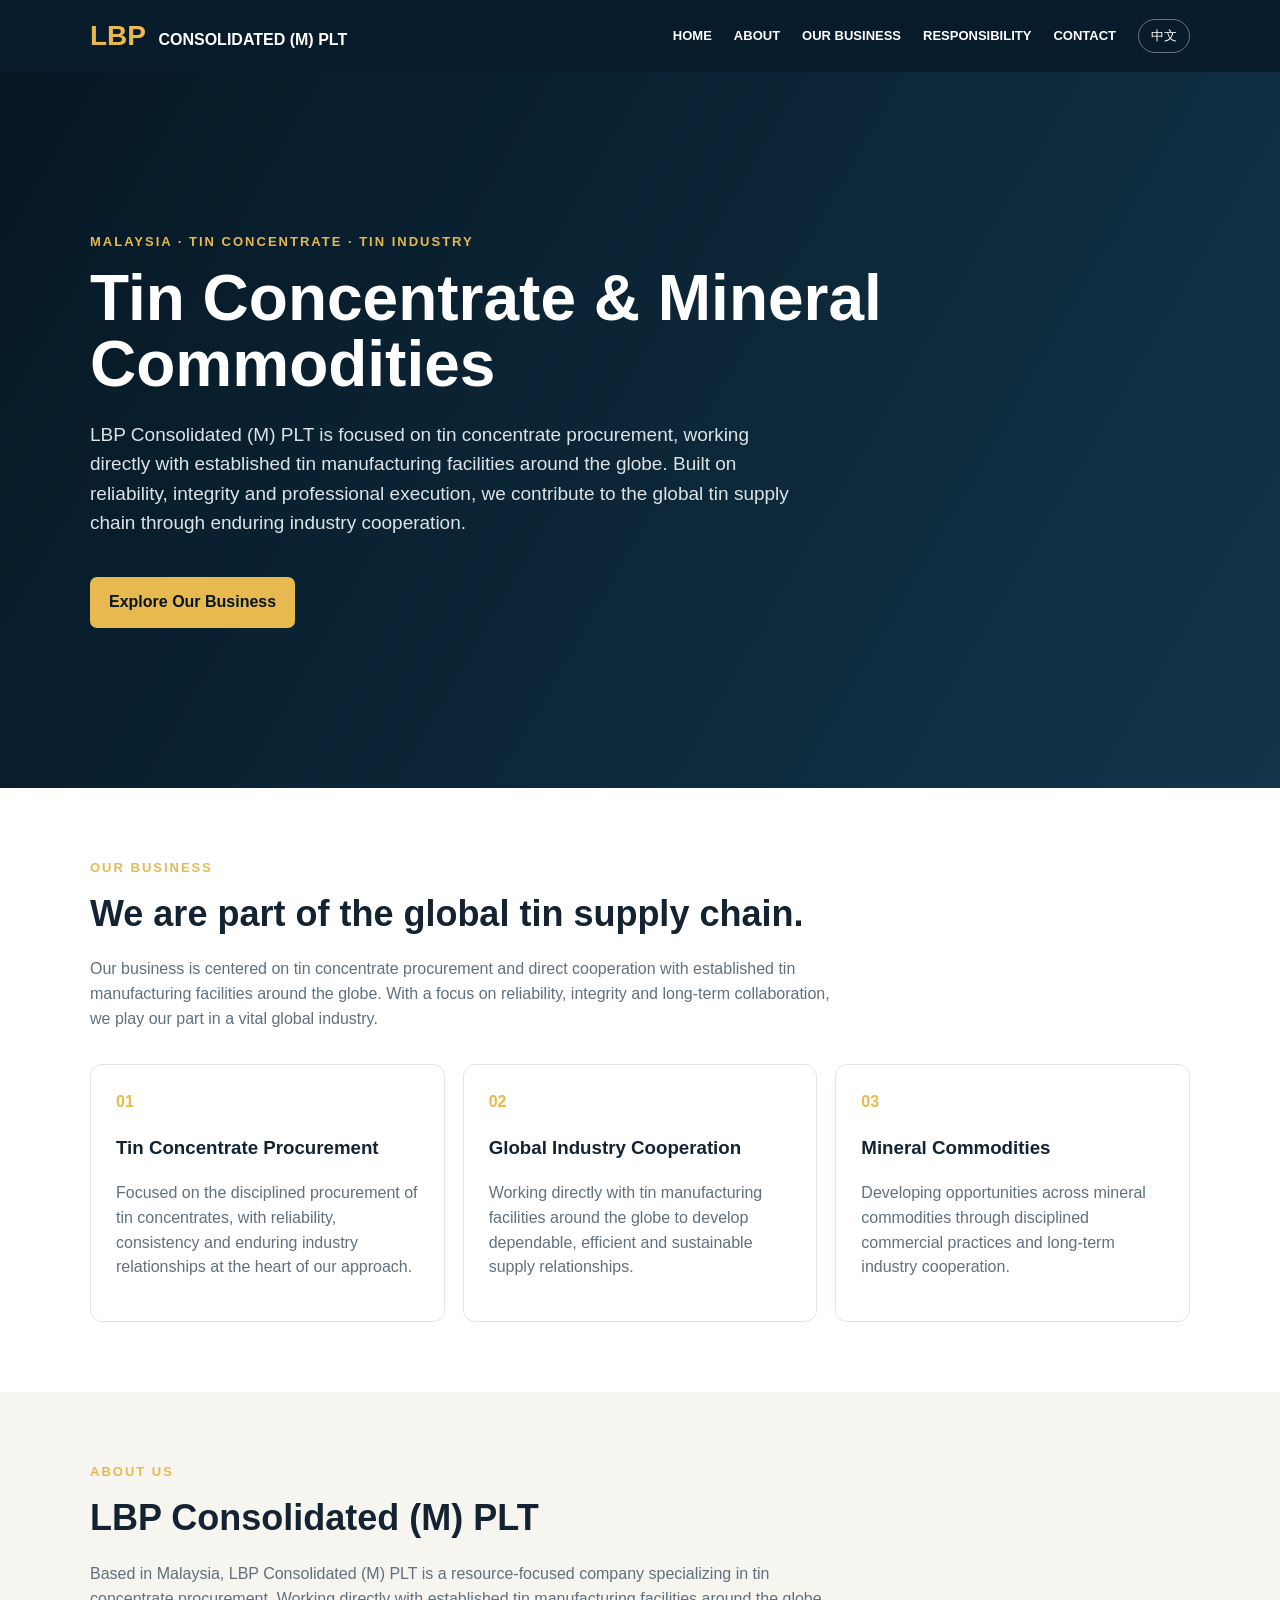
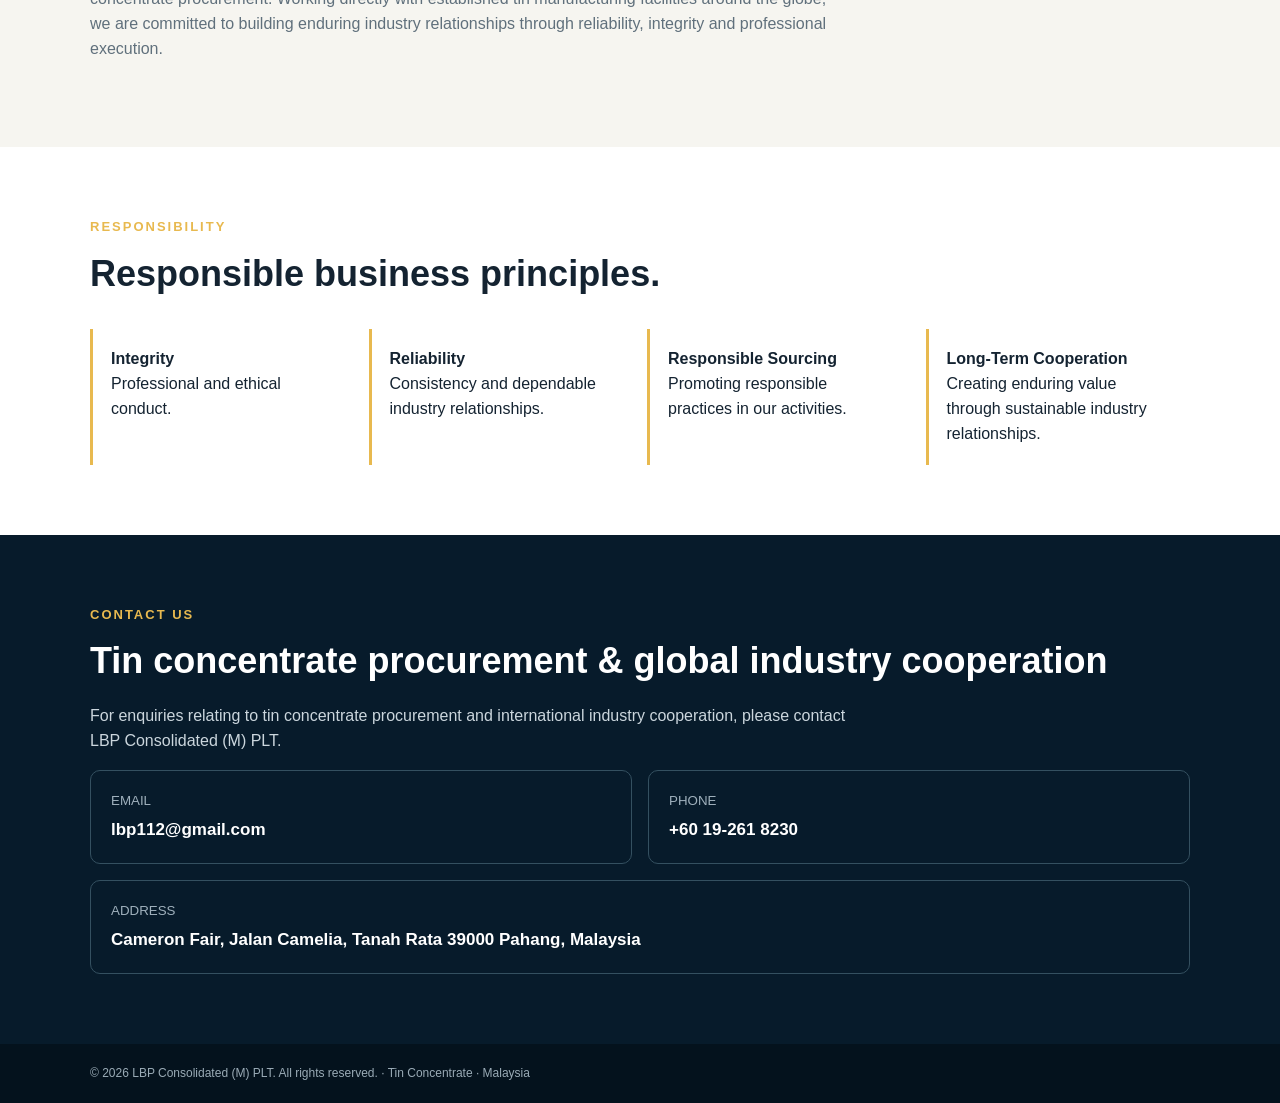
<file: index.html>
<!doctype html><html lang="en"><head><meta charset="utf-8"><meta name="viewport" content="width=device-width,initial-scale=1"><title>LBP Consolidated (M) PLT | Tin Concentrate</title>
<style>
:root{--n:#071b2b;--g:#e8b94f;--c:#f6f5f0;--m:#60707c}*{box-sizing:border-box}body{margin:0;font-family:Arial,sans-serif;color:#142331;line-height:1.55}a{text-decoration:none;color:inherit}.w{width:min(1100px,calc(100% - 32px));margin:auto}header{position:sticky;top:0;z-index:5;background:#071b2b;color:#fff}.nav{height:72px;display:flex;align-items:center;justify-content:space-between}.brand{font-weight:800}.brand b{color:var(--g);font-size:28px;margin-right:8px}.links{display:flex;gap:22px;align-items:center;font-size:13px;font-weight:bold}.lang,.menu{background:none;color:#fff;border:1px solid #667683;border-radius:20px;padding:7px 12px}.menu{display:none;border:0;font-size:27px}.hero{background:linear-gradient(120deg,#061724,#12354a);color:#fff}.hi{padding:90px 0;min-height:520px;display:flex;align-items:center}.ey{color:var(--g);font-size:13px;font-weight:bold;letter-spacing:2px;text-transform:uppercase}h1{font-size:64px;line-height:1.03;margin:14px 0 22px;max-width:850px}.lead{max-width:720px;font-size:19px;color:#dce4e9}.btn{display:inline-block;background:var(--g);color:#071522;padding:13px 19px;border-radius:7px;font-weight:bold;margin-top:20px}section{padding:70px 0}h2{font-size:36px;margin:8px 0 16px}.intro{max-width:760px;color:var(--m)}.grid{display:grid;grid-template-columns:repeat(3,1fr);gap:18px;margin-top:32px}.card{border:1px solid #dfe4e7;border-radius:12px;padding:25px}.card i{font-style:normal;color:var(--g);font-weight:bold}.card p{color:var(--m)}.about{background:var(--c)}.values{display:grid;grid-template-columns:repeat(4,1fr);gap:14px;margin-top:28px}.value{border-left:3px solid var(--g);padding:18px;background:#fff}.contact{background:var(--n);color:#fff}.contact .intro{color:#cbd6dd}.cg{display:grid;grid-template-columns:1fr 1fr;gap:16px}.box{border:1px solid #345060;padding:20px;border-radius:10px}.box small{display:block;color:#9fb0bc}.box a,.box address{font-size:17px;font-weight:bold;font-style:normal;display:block;margin-top:5px}.zh{display:none}footer{background:#04121d;color:#9aabb6;padding:20px 0;font-size:12px}
@media(max-width:720px){.menu{display:block}.links{display:none;position:absolute;top:72px;left:0;right:0;background:#071b2b;padding:12px 18px 20px;flex-direction:column;align-items:stretch}.links.open{display:flex}.links a{padding:9px}.hi{min-height:auto;padding:65px 0}h1{font-size:43px}.lead{font-size:17px}.grid,.values,.cg{grid-template-columns:1fr}section{padding:52px 0}h2{font-size:30px}.lang{width:100%}}
</style></head><body>
<header><div class="w nav"><a href="#home" class="brand"><b>LBP</b> CONSOLIDATED (M) PLT</a><button class="menu" onclick="document.querySelector('.links').classList.toggle('open')">☰</button><nav class="links"><a href="#home"><span class="en">HOME</span><span class="zh">首页</span></a><a href="#about"><span class="en">ABOUT</span><span class="zh">关于我们</span></a><a href="#business"><span class="en">OUR BUSINESS</span><span class="zh">我们的业务</span></a><a href="#responsibility"><span class="en">RESPONSIBILITY</span><span class="zh">企业责任</span></a><a href="#contact"><span class="en">CONTACT</span><span class="zh">联系我们</span></a><button class="lang" onclick="toggleLang()"><span class="en">中文</span><span class="zh">ENGLISH</span></button></nav></div></header>
<main>
<section class="hero" id="home"><div class="w hi"><div><div class="ey"><span class="en">Malaysia · Tin Concentrate · Tin Industry</span><span class="zh">马来西亚 · 锡精矿 · 锡产业</span></div><h1><span class="en">Tin Concentrate &amp; Mineral Commodities</span><span class="zh">锡精矿与矿产商品</span></h1><p class="lead en">LBP Consolidated (M) PLT is focused on tin concentrate procurement, working directly with established tin manufacturing facilities around the globe. Built on reliability, integrity and professional execution, we contribute to the global tin supply chain through enduring industry cooperation.</p><p class="lead zh">LBP Consolidated (M) PLT 专注于锡精矿采购，并与全球具实力的锡制造设施直接合作。我们以可靠、诚信及专业执行为基础，通过长远的产业合作参与全球锡供应链。</p><a href="#business" class="btn"><span class="en">Explore Our Business</span><span class="zh">了解我们的业务</span></a></div></div></section>
<section id="business"><div class="w"><div class="ey"><span class="en">Our Business</span><span class="zh">我们的业务</span></div><h2><span class="en">We are part of the global tin supply chain.</span><span class="zh">我们是全球锡供应链的一部分。</span></h2><p class="intro en">Our business is centered on tin concentrate procurement and direct cooperation with established tin manufacturing facilities around the globe. With a focus on reliability, integrity and long-term collaboration, we play our part in a vital global industry.</p><p class="intro zh">我们的核心业务是锡精矿采购，并与全球具实力的锡制造设施直接合作。我们以可靠、诚信及长期协作为基础，在全球重要的锡产业中发挥自身价值。</p>
<div class="grid"><div class="card"><i>01</i><h3><span class="en">Tin Concentrate Procurement</span><span class="zh">锡精矿采购</span></h3><p class="en">Focused on the disciplined procurement of tin concentrates, with reliability, consistency and enduring industry relationships at the heart of our approach.</p><p class="zh">锡精矿采购是我们的核心业务之一。</p></div><div class="card"><i>02</i><h3><span class="en">Global Industry Cooperation</span><span class="zh">全球产业合作</span></h3><p class="en">Working directly with tin manufacturing facilities around the globe to develop dependable, efficient and sustainable supply relationships.</p><p class="zh">与全球锡制造设施直接合作，建立可靠、高效及可持续的供应关系。</p></div><div class="card"><i>03</i><h3><span class="en">Mineral Commodities</span><span class="zh">矿产商品</span></h3><p class="en">Developing opportunities across mineral commodities through disciplined commercial practices and long-term industry cooperation.</p><p class="zh">以严谨的商业原则参与矿产商品相关业务，并着重长期产业合作与发展机会。</p></div></div></div></section>
<section class="about" id="about"><div class="w"><div class="ey"><span class="en">About Us</span><span class="zh">关于我们</span></div><h2>LBP Consolidated (M) PLT</h2><p class="intro en">Based in Malaysia, LBP Consolidated (M) PLT is a resource-focused company specializing in tin concentrate procurement. Working directly with established tin manufacturing facilities around the globe, we are committed to building enduring industry relationships through reliability, integrity and professional execution.</p><p class="intro zh">LBP Consolidated (M) PLT 立足马来西亚，是一家专注于资源领域的企业，主要从事锡精矿采购。我们与全球锡制造设施直接合作，并以可靠、诚信及专业执行为基础，建立长期稳健的产业关系。</p></div></section>
<section id="responsibility"><div class="w"><div class="ey"><span class="en">Responsibility</span><span class="zh">企业责任</span></div><h2><span class="en">Responsible business principles.</span><span class="zh">负责任的商业原则。</span></h2><div class="values"><div class="value"><b><span class="en">Integrity</span><span class="zh">诚信</span></b><br><span class="en">Professional and ethical conduct.</span><span class="zh">坚持专业及合乎商业道德的经营方式。</span></div><div class="value"><b><span class="en">Reliability</span><span class="zh">可靠</span></b><br><span class="en">Consistency and dependable industry relationships.</span><span class="zh">重视稳定供应及可靠的产业合作关系。</span></div><div class="value"><b><span class="en">Responsible Sourcing</span><span class="zh">负责任采购</span></b><br><span class="en">Promoting responsible practices in our activities.</span><span class="zh">在业务活动中推动负责任的实践。</span></div><div class="value"><b><span class="en">Long-Term Cooperation</span><span class="zh">长期合作</span></b><br><span class="en">Creating enduring value through sustainable industry relationships.</span><span class="zh">通过可持续的产业合作关系创造长远价值。</span></div></div></div></section>
<section class="contact" id="contact"><div class="w"><div class="ey"><span class="en">Contact Us</span><span class="zh">联系我们</span></div><h2><span class="en">Tin concentrate procurement &amp; global industry cooperation</span><span class="zh">锡精矿采购与全球产业合作</span></h2><p class="intro en">For enquiries relating to tin concentrate procurement and international industry cooperation, please contact LBP Consolidated (M) PLT.</p><p class="intro zh">如有锡精矿采购及国际产业合作相关咨询，欢迎联系 LBP Consolidated (M) PLT。</p><div class="cg"><div class="box"><small>EMAIL</small><a href="mailto:lbp112@gmail.com">lbp112@gmail.com</a></div><div class="box"><small>PHONE</small><a href="tel:+60192618230">+60 19-261 8230</a></div><div class="box" style="grid-column:1/-1"><small>ADDRESS</small><address>Cameron Fair, Jalan Camelia, Tanah Rata 39000 Pahang, Malaysia</address></div></div></div></section>
</main><footer><div class="w">© 2026 LBP Consolidated (M) PLT. All rights reserved. · Tin Concentrate · Malaysia</div></footer>
<script>let zh=false;function toggleLang(){zh=!zh;document.querySelectorAll('.en').forEach(x=>x.style.display=zh?'none':'');document.querySelectorAll('.zh').forEach(x=>x.style.display=zh?'':'none');document.documentElement.lang=zh?'zh-CN':'en';document.querySelector('.links').classList.remove('open')}document.querySelectorAll('.links a').forEach(a=>a.onclick=()=>document.querySelector('.links').classList.remove('open'));</script>
</body></html>
</file>
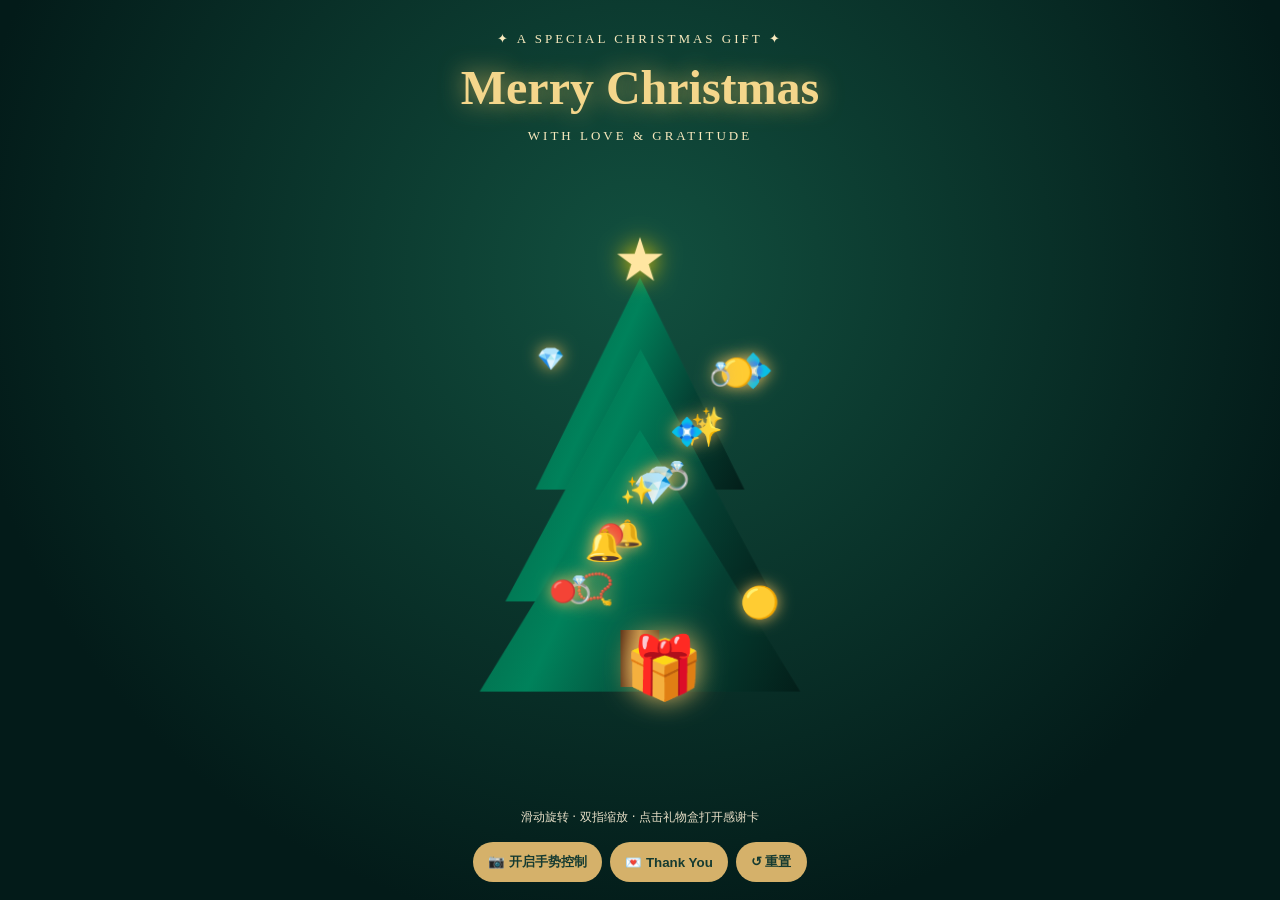
<file: christmas/index.html>
<!doctype html><html lang="zh"><head><meta charset="utf-8"><meta name="viewport" content="width=device-width,initial-scale=1"><title>Christmas Wishes · Boon Ping</title><style>*{box-sizing:border-box}body{margin:0;background:radial-gradient(ellipse at 50% 30%,#12503f,#031b19 75%);color:#f7e9bd;font-family:Georgia,serif;overflow:hidden}header{position:absolute;top:18px;width:100%;text-align:center;z-index:4;pointer-events:none}h1{font-size:clamp(25px,6vw,48px);margin:5px;color:#f4d68b;text-shadow:0 0 25px #b9a254}header p{font-size:13px;letter-spacing:3px}#scene{height:100dvh;display:flex;justify-content:center;align-items:center;perspective:900px;touch-action:none;user-select:none}#tree{position:relative;width:330px;height:490px;transform-style:preserve-3d;transform:rotateY(0deg) rotateX(-6deg);transition:transform .12s linear;cursor:grab}#tree .layer{position:absolute;left:50%;transform-style:preserve-3d;clip-path:polygon(50% 0,0 100%,100% 100%);background:linear-gradient(115deg,#06583d,#00825b 38%,#053f32 70%,#031e19);filter:drop-shadow(0 0 10px #0d9266)}.layer.a{width:210px;height:210px;top:75px;margin-left:-105px}.layer.b{width:275px;height:255px;top:145px;margin-left:-137px}.layer.c{width:330px;height:270px;top:225px;margin-left:-165px}.star{position:absolute;top:24px;left:50%;transform:translateX(-50%);font-size:58px;color:#ffe6a1;text-shadow:0 0 22px gold;z-index:2;animation:glow 2s infinite alternate}.trunk{position:absolute;bottom:0;left:145px;width:40px;height:60px;background:linear-gradient(90deg,#5c3217,#c18a45,#4c2511)}.orn{position:absolute;z-index:3;font-size:30px;filter:drop-shadow(0 0 8px #e2b65b);cursor:pointer;animation:glow 2.5s infinite alternate}.gift{position:absolute;bottom:-18px;left:45%;font-size:65px;cursor:pointer;z-index:5;filter:drop-shadow(0 0 14px #e3ba61);animation:bob 2s infinite alternate}#snow{position:absolute;inset:0;pointer-events:none;overflow:hidden}.flake{position:absolute;color:white;opacity:.65;animation:fall linear infinite}@keyframes fall{to{transform:translateY(110vh) rotate(300deg)}}@keyframes glow{to{filter:drop-shadow(0 0 18px gold)}}@keyframes bob{to{transform:translateY(-9px)}}.controls{position:absolute;bottom:18px;left:0;right:0;display:flex;justify-content:center;gap:8px;flex-wrap:wrap;z-index:6}button{background:#d5b16a;color:#163b31;border:0;border-radius:25px;padding:11px 15px;font-weight:bold;cursor:pointer}#status{position:absolute;bottom:74px;width:100%;text-align:center;font:12px system-ui;color:#e9e0c8;z-index:4}#overlay{display:none;position:fixed;inset:0;background:#001b18df;z-index:10;align-items:center;justify-content:center;padding:18px}#overlay.show{display:flex}.card{position:relative;width:min(92vw,500px);padding:46px 24px;background:linear-gradient(145deg,#0b4637,#02281f);border:2px solid #d9b66b;box-shadow:0 0 0 7px #0a332a,0 0 55px #b89142;border-radius:14px;text-align:center;animation:reveal .8s both}.card h2{font-size:30px;color:#ffe2a0}.card p{line-height:1.8;color:#fff4d7}.card .signature{font-size:25px;color:#f4d188;font-style:italic}.close{position:absolute;right:10px;top:10px}#cam{display:none;position:absolute;right:8px;bottom:120px;width:100px;opacity:.5;transform:scaleX(-1);z-index:6;border-radius:10px}@keyframes reveal{from{opacity:0;transform:scale(.5) rotateY(80deg)}to{opacity:1;transform:scale(1) rotateY(0)}}@media(max-height:680px){#tree{transform-origin:center;scale:.78}header{top:5px}} </style></head><body><header><p>✦ A SPECIAL CHRISTMAS GIFT ✦</p><h1>Merry Christmas</h1><p>WITH LOVE & GRATITUDE</p></header><div id="scene"><div id="snow"></div><div id="tree"><div class="star">★</div><div class="layer a"></div><div class="layer b"></div><div class="layer c"></div><div class="trunk"></div><div class="gift" id="gift" title="Open your gift">🎁</div></div></div><video id="cam" autoplay muted playsinline></video><div id="status">滑动旋转 · 双指缩放 · 点击礼物盒打开感谢卡</div><div class="controls"><button id="camera">📷 开启手势控制</button><button id="open">💌 Thank You</button><button id="reset">↺ 重置</button></div><div id="overlay"><div class="card"><button class="close" id="close">✕</button><div style="font-size:35px">🎄 ✨ 💎</div><h2>Thank You, My Dear Friends!</h2><p>Thank you for your friendship, kindness, and all the wonderful moments we've shared.</p><p>Wishing you a Christmas filled with love, joy, peace, good health and happiness.</p><p>感谢朋友们一路以来的陪伴与情谊。愿你们圣诞快乐，平安健康，幸福美满！</p><p>With warmest wishes,</p><div class="signature">Boon Ping ❤️</div></div></div><script>const tree=document.querySelector('#tree'),scene=document.querySelector('#scene'),overlay=document.querySelector('#overlay'),status=document.querySelector('#status');let angle=0,scale=1,down=false,startX=0,startAngle=0,pinch=0;function render(){tree.style.transform='rotateY('+angle+'deg) rotateX(-6deg) scale('+scale+')'}function openCard(){overlay.classList.add('show')}document.querySelector('#gift').onclick=openCard;document.querySelector('#open').onclick=openCard;document.querySelector('#close').onclick=()=>overlay.classList.remove('show');overlay.onclick=e=>{if(e.target===overlay)overlay.classList.remove('show')};document.querySelector('#reset').onclick=()=>{angle=0;scale=1;render()};scene.addEventListener('pointerdown',e=>{down=true;startX=e.clientX;startAngle=angle});scene.addEventListener('pointermove',e=>{if(down){angle=startAngle+(e.clientX-startX)*.6;render()}});window.addEventListener('pointerup',()=>down=false);scene.addEventListener('touchmove',e=>{if(e.touches.length===2){const a=e.touches[0],b=e.touches[1],d=Math.hypot(a.clientX-b.clientX,a.clientY-b.clientY);if(pinch)scale=Math.max(.65,Math.min(1.65,scale*d/pinch));pinch=d;render()}},{passive:true});scene.addEventListener('touchend',()=>pinch=0);const ornaments=['💎','💍','📿','✨','🔔','💠','💎','💍','✨','🔴','🟡','💎','🔴','💠','🔔','💍','✨','🟡'];ornaments.forEach((s,i)=>{let el=document.createElement('span');el.className='orn';el.textContent=s;el.style.left=(19+(i*37%63))+'%';el.style.top=(29+(i*23%57))+'%';el.style.fontSize=(22+i%3*5)+'px';el.onclick=e=>{e.stopPropagation();el.animate([{transform:'scale(1)'},{transform:'scale(1.7) rotate(20deg)'},{transform:'scale(1)'}],{duration:650})};tree.appendChild(el)});for(let i=0;i<65;i++){let e=document.createElement('span');e.className='flake';e.textContent=i%4?'·':'❄';e.style.left=Math.random()*100+'%';e.style.top=-Math.random()*100+'vh';e.style.fontSize=(8+Math.random()*14)+'px';e.style.animationDuration=(7+Math.random()*12)+'s';e.style.animationDelay=-Math.random()*20+'s';document.querySelector('#snow').appendChild(e)}let stream=null,hands=null,lastFist=false;document.querySelector('#camera').onclick=async()=>{if(stream){stream.getTracks().forEach(t=>t.stop());stream=null;document.querySelector('#cam').style.display='none';status.textContent='摄像头已关闭';return}try{stream=await navigator.mediaDevices.getUserMedia({video:{facingMode:'user'},audio:false});const v=document.querySelector('#cam');v.srcObject=stream;v.style.display='block';await v.play();status.textContent='正在加载手势识别…';if(!window.Hands){await new Promise((resolve,reject)=>{let s=document.createElement('script');s.src='https://cdn.jsdelivr.net/npm/@mediapipe/hands/hands.js';s.onload=resolve;s.onerror=reject;document.head.appendChild(s)})}hands=new Hands({locateFile:f=>'https://cdn.jsdelivr.net/npm/@mediapipe/hands/'+f});hands.setOptions({maxNumHands:1,modelComplexity:0,minDetectionConfidence:.55,minTrackingConfidence:.5});hands.onResults(r=>{const h=r.multiHandLandmarks?.[0];if(!h){status.textContent='请把手放在摄像头前';return}const extended=[8,12,16,20].filter((tip,i)=>h[tip].y<h[tip-2].y).length;angle+=(h[9].x-.5)*-7;render();if(extended<=1&&!lastFist){lastFist=true;openCard()}if(extended>=3)lastFist=false;status.textContent=extended<=1?'握拳：打开感谢卡':'移动手掌：旋转圣诞树'});let busy=false;async function loop(){if(!stream)return;if(!busy&&v.readyState>=2){busy=true;try{await hands.send({image:v})}catch(e){}busy=false}requestAnimationFrame(loop)}loop()}catch(e){status.textContent='摄像头无法使用：请允许权限并通过 HTTPS 打开网页';if(stream)stream.getTracks().forEach(t=>t.stop());stream=null}};</script></body></html>
</file>
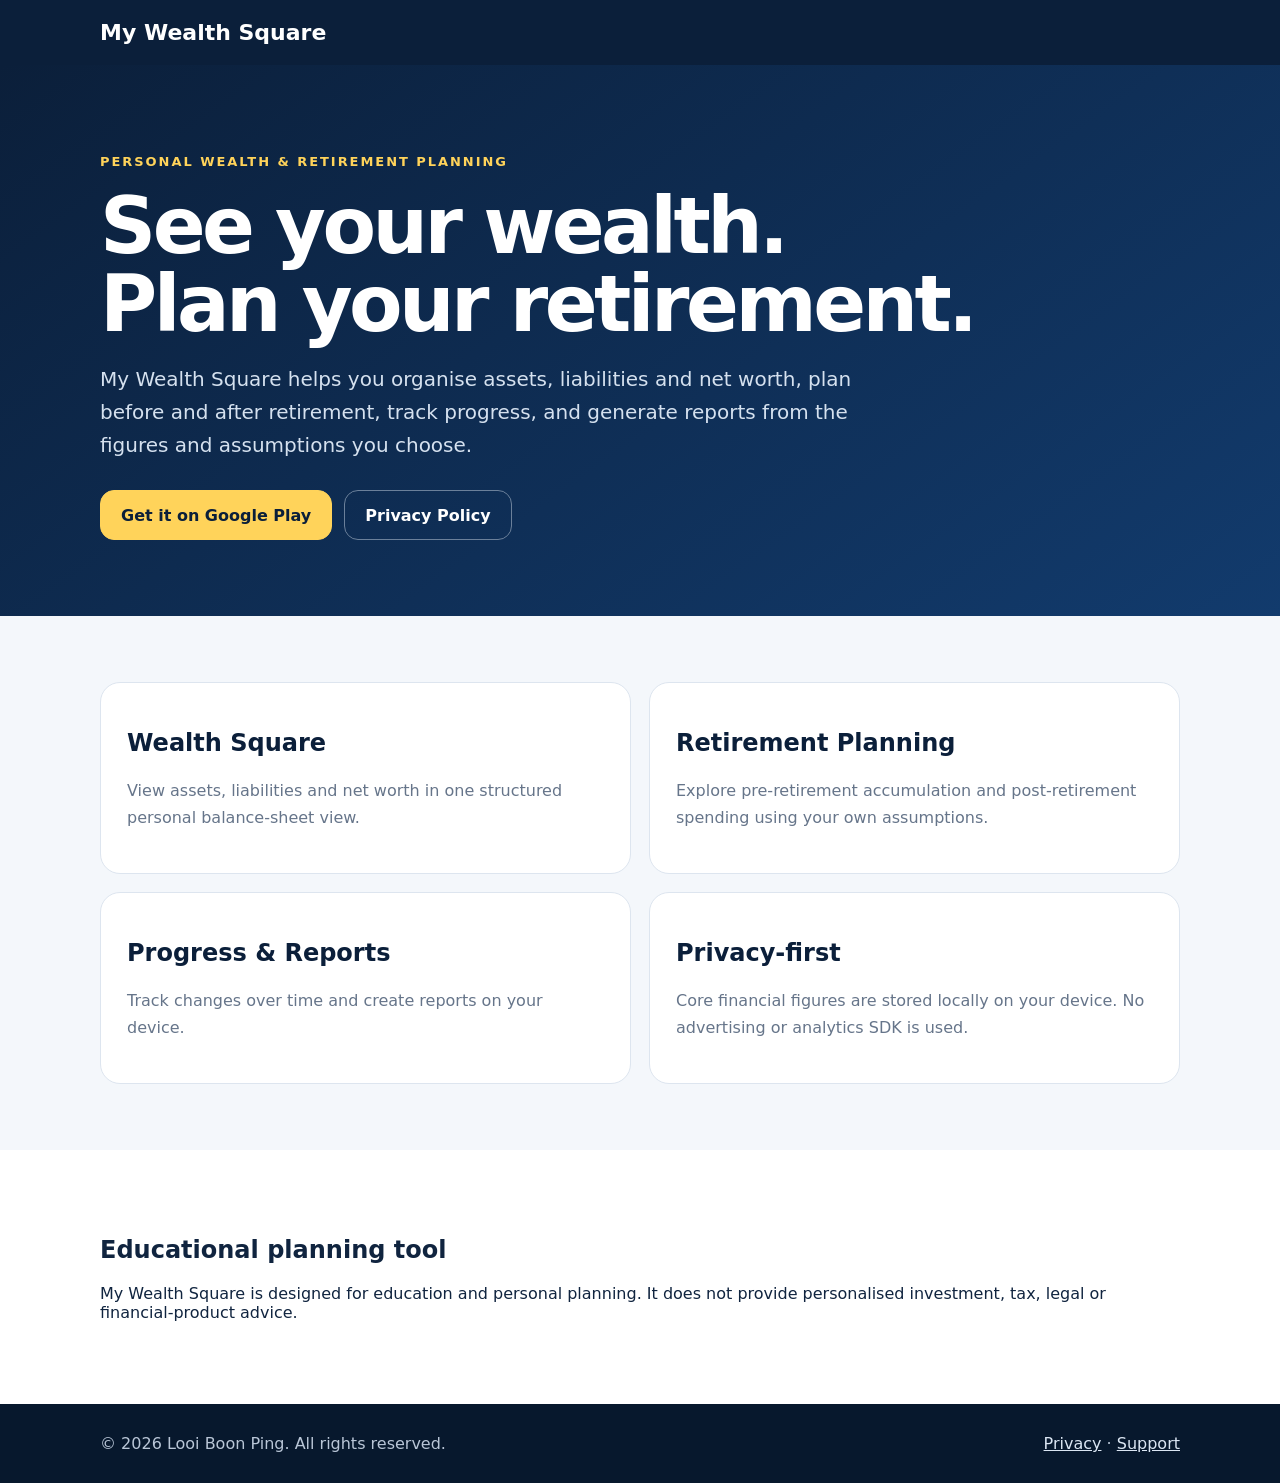
<file: my-wealth-square/index.html>
<!doctype html>
<html lang="en">
<head>
  <meta charset="utf-8">
  <meta name="viewport" content="width=device-width,initial-scale=1">
  <meta name="theme-color" content="#0b1f3a">
  <meta name="description" content="My Wealth Square is an educational personal wealth and retirement-planning app for Android.">
  <title>My Wealth Square</title>
  <link rel="stylesheet" href="./styles.css">
</head>
<body>
<header class="topbar">
  <div class="wrap brand">My Wealth Square</div>
</header>
<main>
  <section class="hero">
    <div class="wrap">
      <p class="eyebrow">PERSONAL WEALTH & RETIREMENT PLANNING</p>
      <h1>See your wealth.<br>Plan your retirement.</h1>
      <p class="lead">My Wealth Square helps you organise assets, liabilities and net worth, plan before and after retirement, track progress, and generate reports from the figures and assumptions you choose.</p>
      <div class="actions">
        <a class="btn primary" href="https://play.google.com/store/apps/details?id=com.lbp.balancesheetsquare" rel="noopener">Get it on Google Play</a>
        <a class="btn" href="./privacy.html">Privacy Policy</a>
      </div>
    </div>
  </section>
  <section class="section">
    <div class="wrap grid">
      <article><h2>Wealth Square</h2><p>View assets, liabilities and net worth in one structured personal balance-sheet view.</p></article>
      <article><h2>Retirement Planning</h2><p>Explore pre-retirement accumulation and post-retirement spending using your own assumptions.</p></article>
      <article><h2>Progress & Reports</h2><p>Track changes over time and create reports on your device.</p></article>
      <article><h2>Privacy-first</h2><p>Core financial figures are stored locally on your device. No advertising or analytics SDK is used.</p></article>
    </div>
  </section>
  <section class="section alt">
    <div class="wrap">
      <h2>Educational planning tool</h2>
      <p>My Wealth Square is designed for education and personal planning. It does not provide personalised investment, tax, legal or financial-product advice.</p>
    </div>
  </section>
</main>
<footer>
  <div class="wrap footer"><span>© 2026 Looi Boon Ping. All rights reserved.</span><span><a href="./privacy.html">Privacy</a> · <a href="./support.html">Support</a></span></div>
</footer>
</body>
</html>
</file>
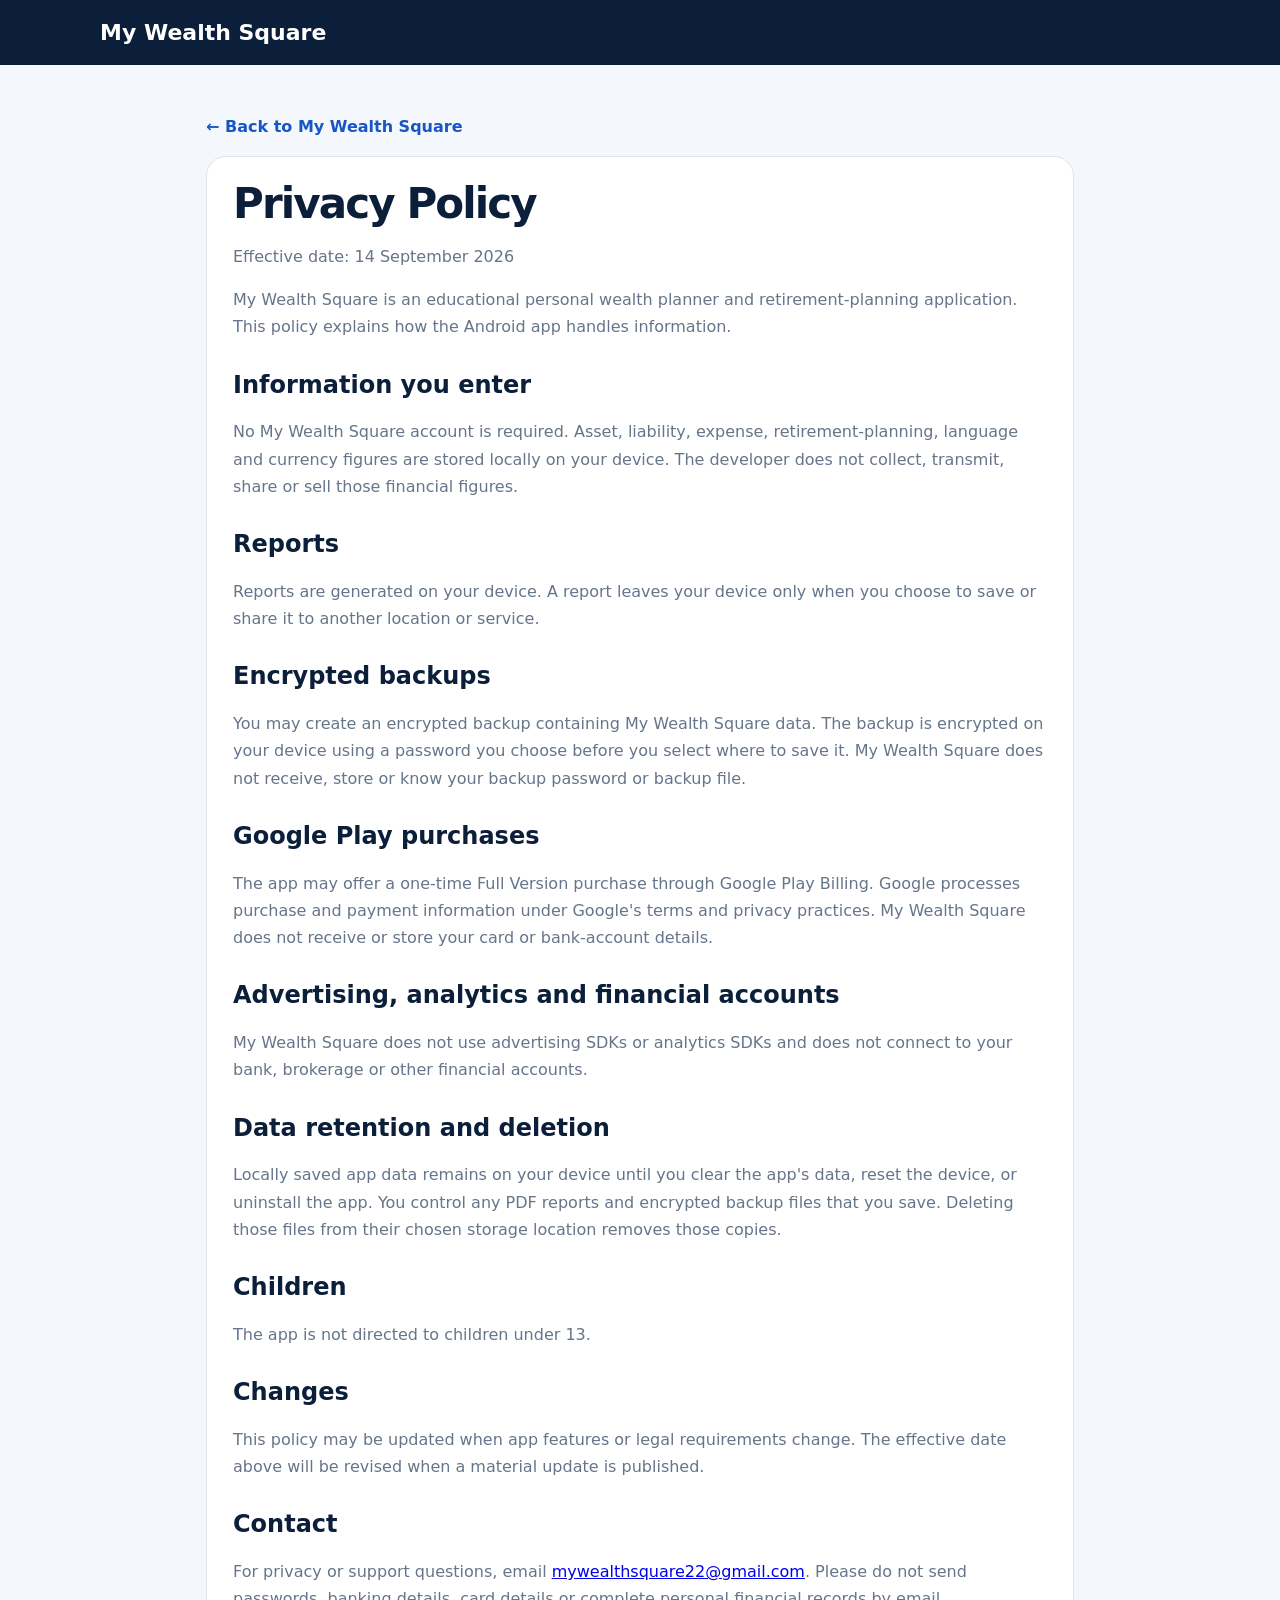
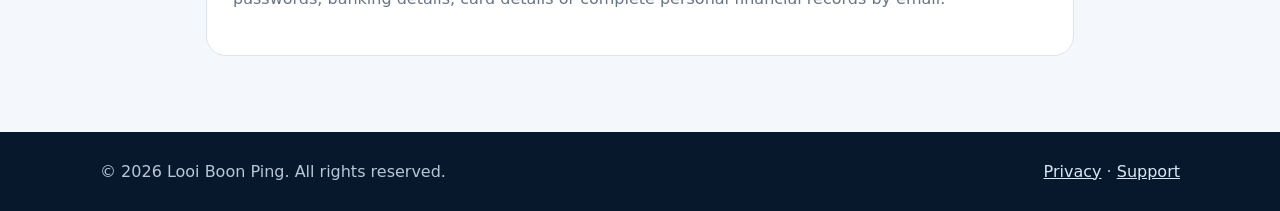
<file: my-wealth-square/privacy.html>
<!doctype html>
<html lang="en">
<head><meta charset="utf-8"><meta name="viewport" content="width=device-width,initial-scale=1"><meta name="theme-color" content="#0b1f3a"><title>Privacy Policy — My Wealth Square</title><link rel="stylesheet" href="./styles.css"></head>
<body>
<header class="topbar"><div class="wrap brand">My Wealth Square</div></header>
<main class="legal"><a class="back" href="./">← Back to My Wealth Square</a><article class="legal-card">
<h1>Privacy Policy</h1><p>Effective date: 14 September 2026</p>
<p>My Wealth Square is an educational personal wealth planner and retirement-planning application. This policy explains how the Android app handles information.</p>
<h2>Information you enter</h2><p>No My Wealth Square account is required. Asset, liability, expense, retirement-planning, language and currency figures are stored locally on your device. The developer does not collect, transmit, share or sell those financial figures.</p>
<h2>Reports</h2><p>Reports are generated on your device. A report leaves your device only when you choose to save or share it to another location or service.</p>
<h2>Encrypted backups</h2><p>You may create an encrypted backup containing My Wealth Square data. The backup is encrypted on your device using a password you choose before you select where to save it. My Wealth Square does not receive, store or know your backup password or backup file.</p>
<h2>Google Play purchases</h2><p>The app may offer a one-time Full Version purchase through Google Play Billing. Google processes purchase and payment information under Google's terms and privacy practices. My Wealth Square does not receive or store your card or bank-account details.</p>
<h2>Advertising, analytics and financial accounts</h2><p>My Wealth Square does not use advertising SDKs or analytics SDKs and does not connect to your bank, brokerage or other financial accounts.</p>
<h2>Data retention and deletion</h2><p>Locally saved app data remains on your device until you clear the app's data, reset the device, or uninstall the app. You control any PDF reports and encrypted backup files that you save. Deleting those files from their chosen storage location removes those copies.</p>
<h2>Children</h2><p>The app is not directed to children under 13.</p>
<h2>Changes</h2><p>This policy may be updated when app features or legal requirements change. The effective date above will be revised when a material update is published.</p>
<h2>Contact</h2><p>For privacy or support questions, email <a href="mailto:mywealthsquare22@gmail.com">mywealthsquare22@gmail.com</a>. Please do not send passwords, banking details, card details or complete personal financial records by email.</p>
</article></main>
<footer><div class="wrap footer"><span>© 2026 Looi Boon Ping. All rights reserved.</span><span><a href="./privacy.html">Privacy</a> · <a href="./support.html">Support</a></span></div></footer>
</body></html>
</file>
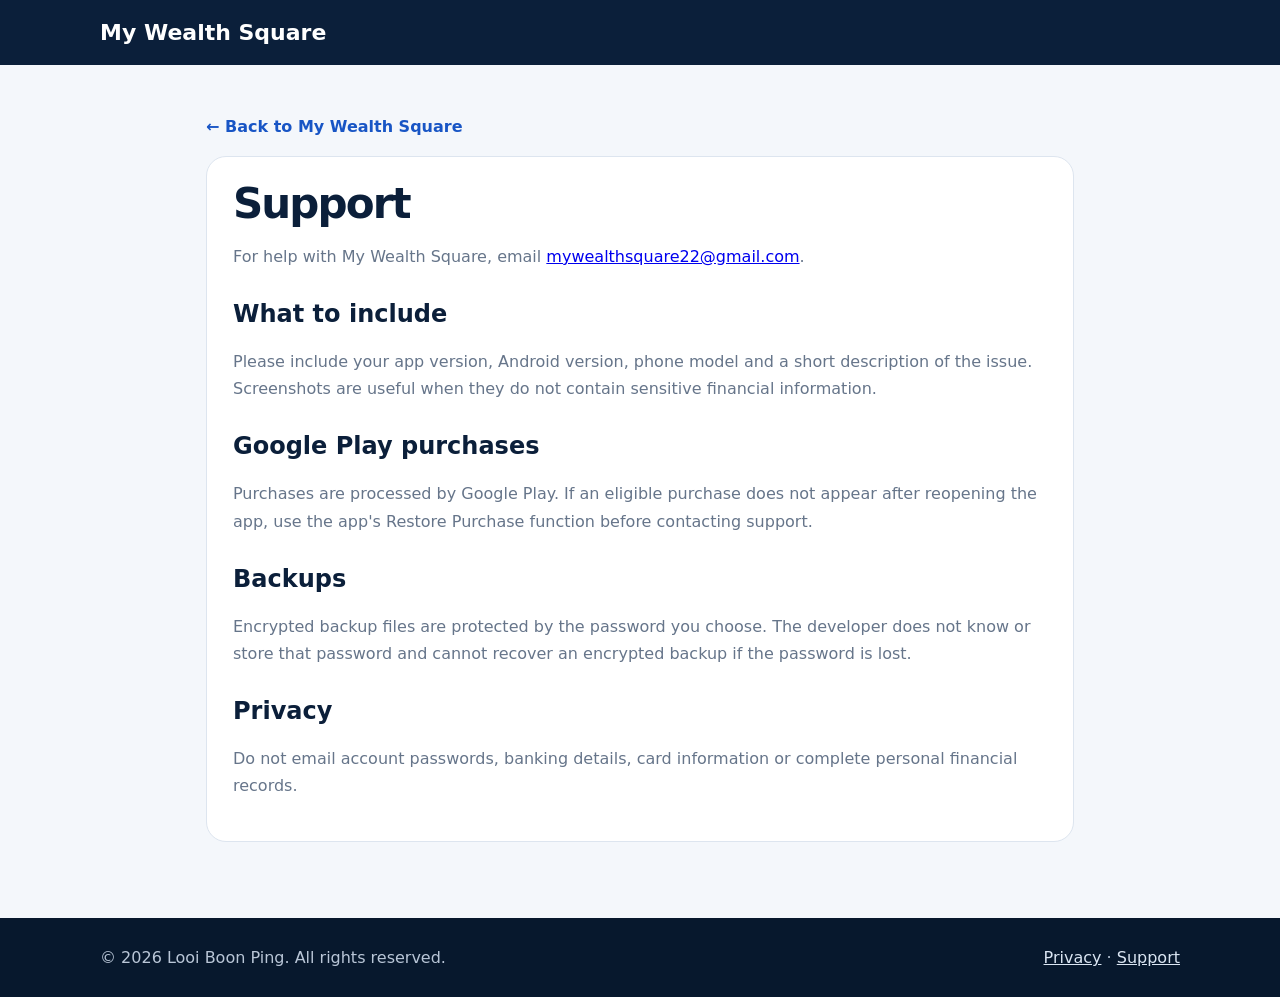
<file: my-wealth-square/support.html>
<!doctype html>
<html lang="en">
<head><meta charset="utf-8"><meta name="viewport" content="width=device-width,initial-scale=1"><meta name="theme-color" content="#0b1f3a"><title>Support — My Wealth Square</title><link rel="stylesheet" href="./styles.css"></head>
<body>
<header class="topbar"><div class="wrap brand">My Wealth Square</div></header>
<main class="legal"><a class="back" href="./">← Back to My Wealth Square</a><article class="legal-card">
<h1>Support</h1><p>For help with My Wealth Square, email <a href="mailto:mywealthsquare22@gmail.com">mywealthsquare22@gmail.com</a>.</p>
<h2>What to include</h2><p>Please include your app version, Android version, phone model and a short description of the issue. Screenshots are useful when they do not contain sensitive financial information.</p>
<h2>Google Play purchases</h2><p>Purchases are processed by Google Play. If an eligible purchase does not appear after reopening the app, use the app's Restore Purchase function before contacting support.</p>
<h2>Backups</h2><p>Encrypted backup files are protected by the password you choose. The developer does not know or store that password and cannot recover an encrypted backup if the password is lost.</p>
<h2>Privacy</h2><p>Do not email account passwords, banking details, card information or complete personal financial records.</p>
</article></main>
<footer><div class="wrap footer"><span>© 2026 Looi Boon Ping. All rights reserved.</span><span><a href="./privacy.html">Privacy</a> · <a href="./support.html">Support</a></span></div></footer>
</body></html>
</file>
<file: my-wealth-square/styles.css>
:root{--navy:#0b1f3a;--blue:#246ffc;--teal:#2dc7b9;--yellow:#ffd35a;--ink:#10243f;--muted:#66758a;--line:#dde5ef;--page:#f4f7fb;--white:#fff}*{box-sizing:border-box}body{margin:0;background:var(--page);color:var(--ink);font-family:Inter,ui-sans-serif,system-ui,-apple-system,BlinkMacSystemFont,"Segoe UI",sans-serif}.wrap{width:min(1080px,calc(100% - 32px));margin:auto}.topbar{background:var(--navy);color:#fff;padding:20px 0}.brand{font-size:22px;font-weight:900}.hero{padding:76px 0;background:linear-gradient(145deg,#0b1f3a,#123b6d);color:#fff}.eyebrow{font-size:13px;letter-spacing:.15em;font-weight:900;color:var(--yellow)}h1{font-size:clamp(46px,8vw,78px);line-height:1;letter-spacing:-.045em;margin:18px 0}.lead{max-width:780px;font-size:20px;line-height:1.65;color:#d5e1ef}.actions{display:flex;gap:12px;flex-wrap:wrap;margin-top:28px}.btn{display:inline-flex;align-items:center;min-height:50px;padding:0 20px;border-radius:14px;text-decoration:none;font-weight:850;border:1px solid #6b809a;color:#fff}.btn.primary{background:var(--yellow);border-color:var(--yellow);color:var(--navy)}.section{padding:66px 0}.section.alt{background:#fff}.grid{display:grid;grid-template-columns:repeat(2,1fr);gap:18px}.grid article,.legal-card{background:#fff;border:1px solid var(--line);border-radius:20px;padding:26px}.grid h2,.legal-card h1,.legal-card h2{color:var(--navy)}.grid p,.legal-card p,.legal-card li{color:var(--muted);line-height:1.7}.legal{max-width:900px;margin:auto;padding:52px 16px 76px}.legal-card h1{font-size:42px;margin-top:0}.legal-card h2{margin-top:30px}.back{display:inline-block;margin-bottom:20px;color:#1855c5;font-weight:800;text-decoration:none}footer{background:#07182d;color:#b9c6d7;padding:30px 0}.footer{display:flex;gap:20px;justify-content:space-between;flex-wrap:wrap}.footer a{color:#dbe6f3}@media(max-width:700px){.grid{grid-template-columns:1fr}.hero{padding:56px 0}.lead{font-size:18px}.legal-card{padding:22px}}
</file>
